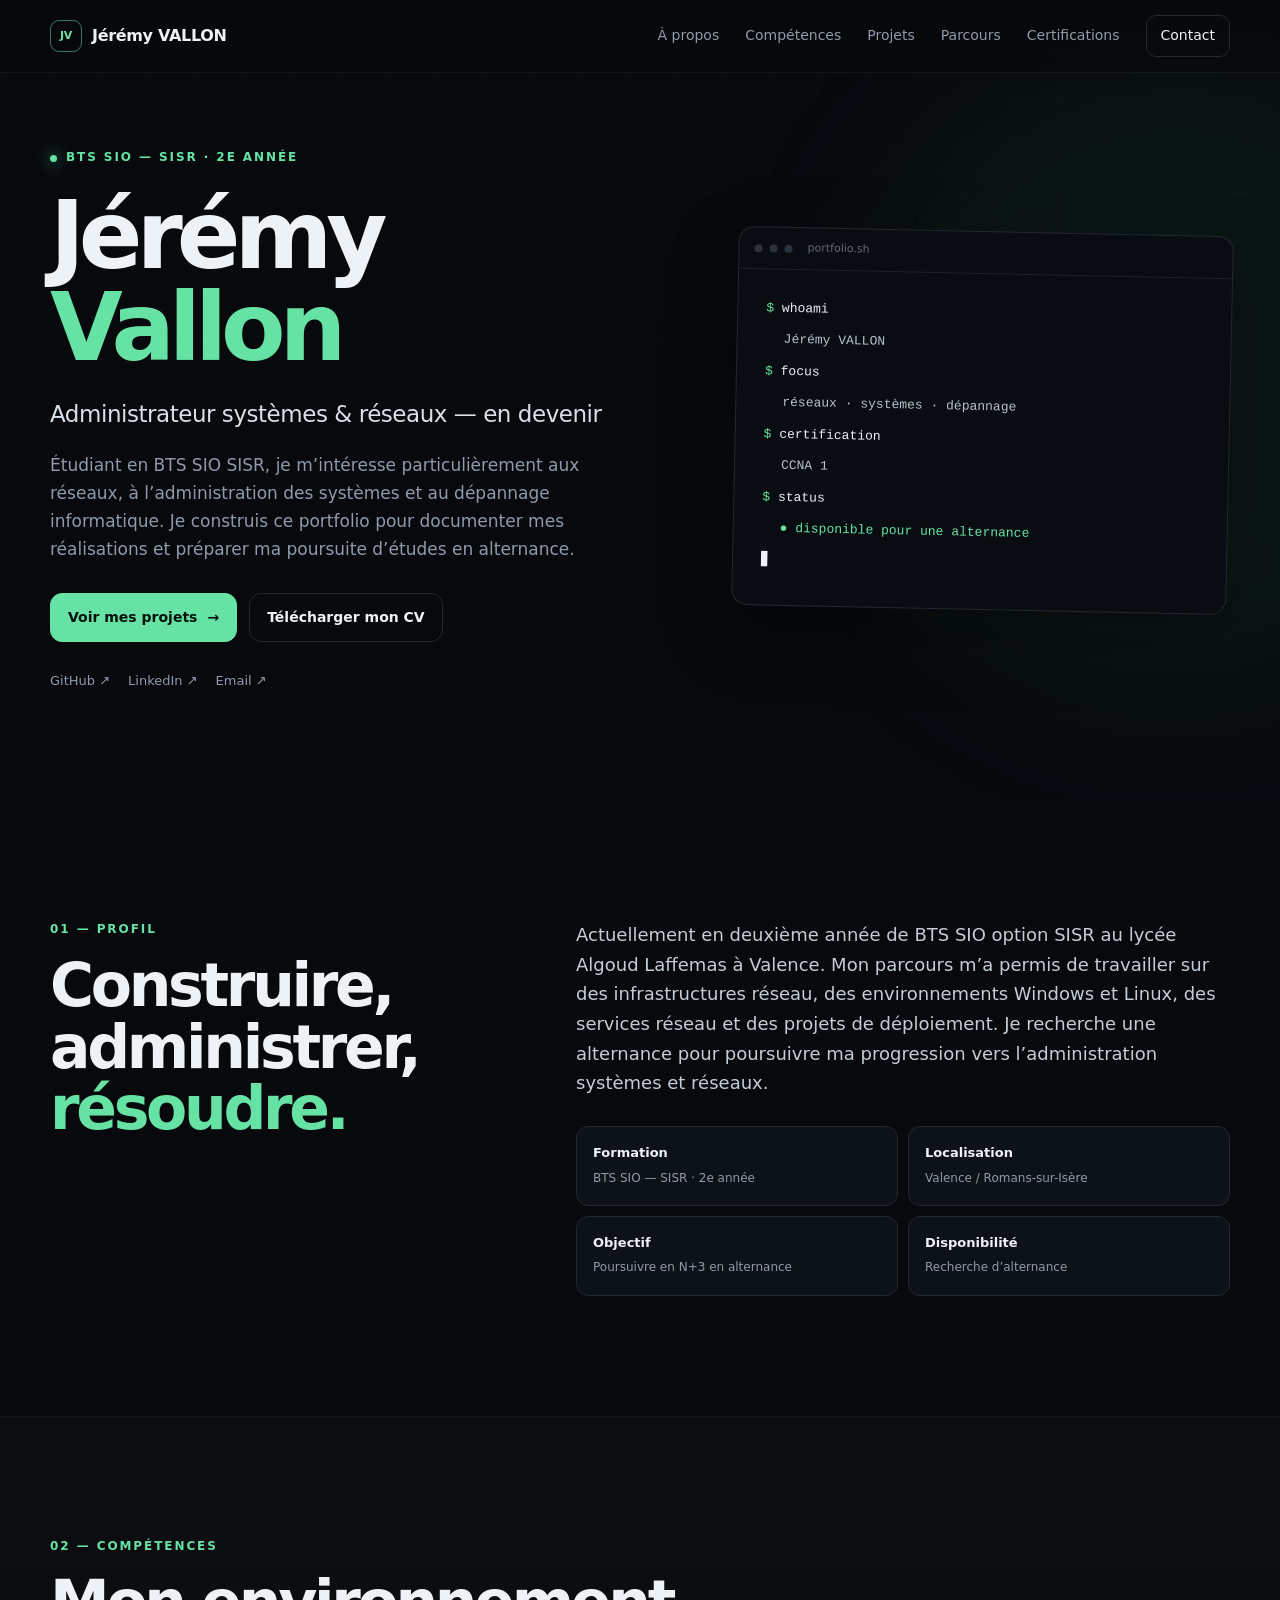
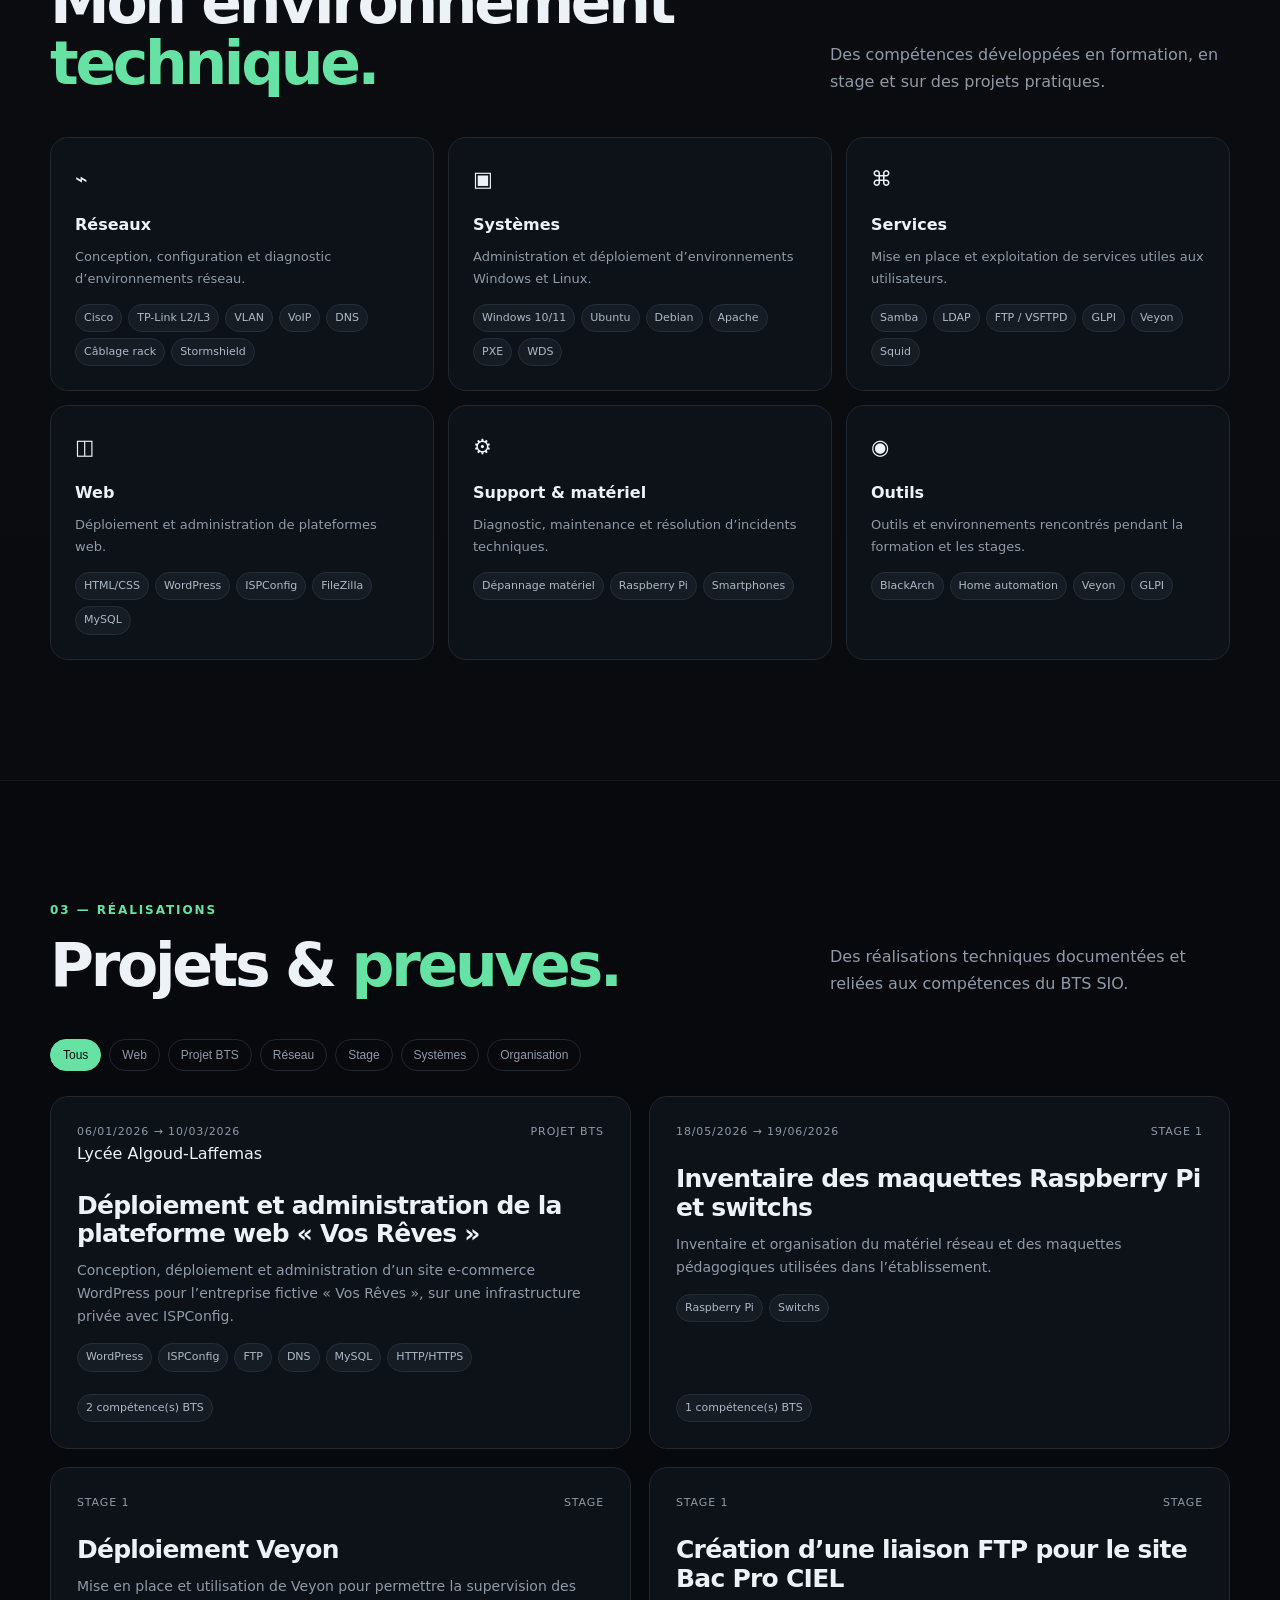
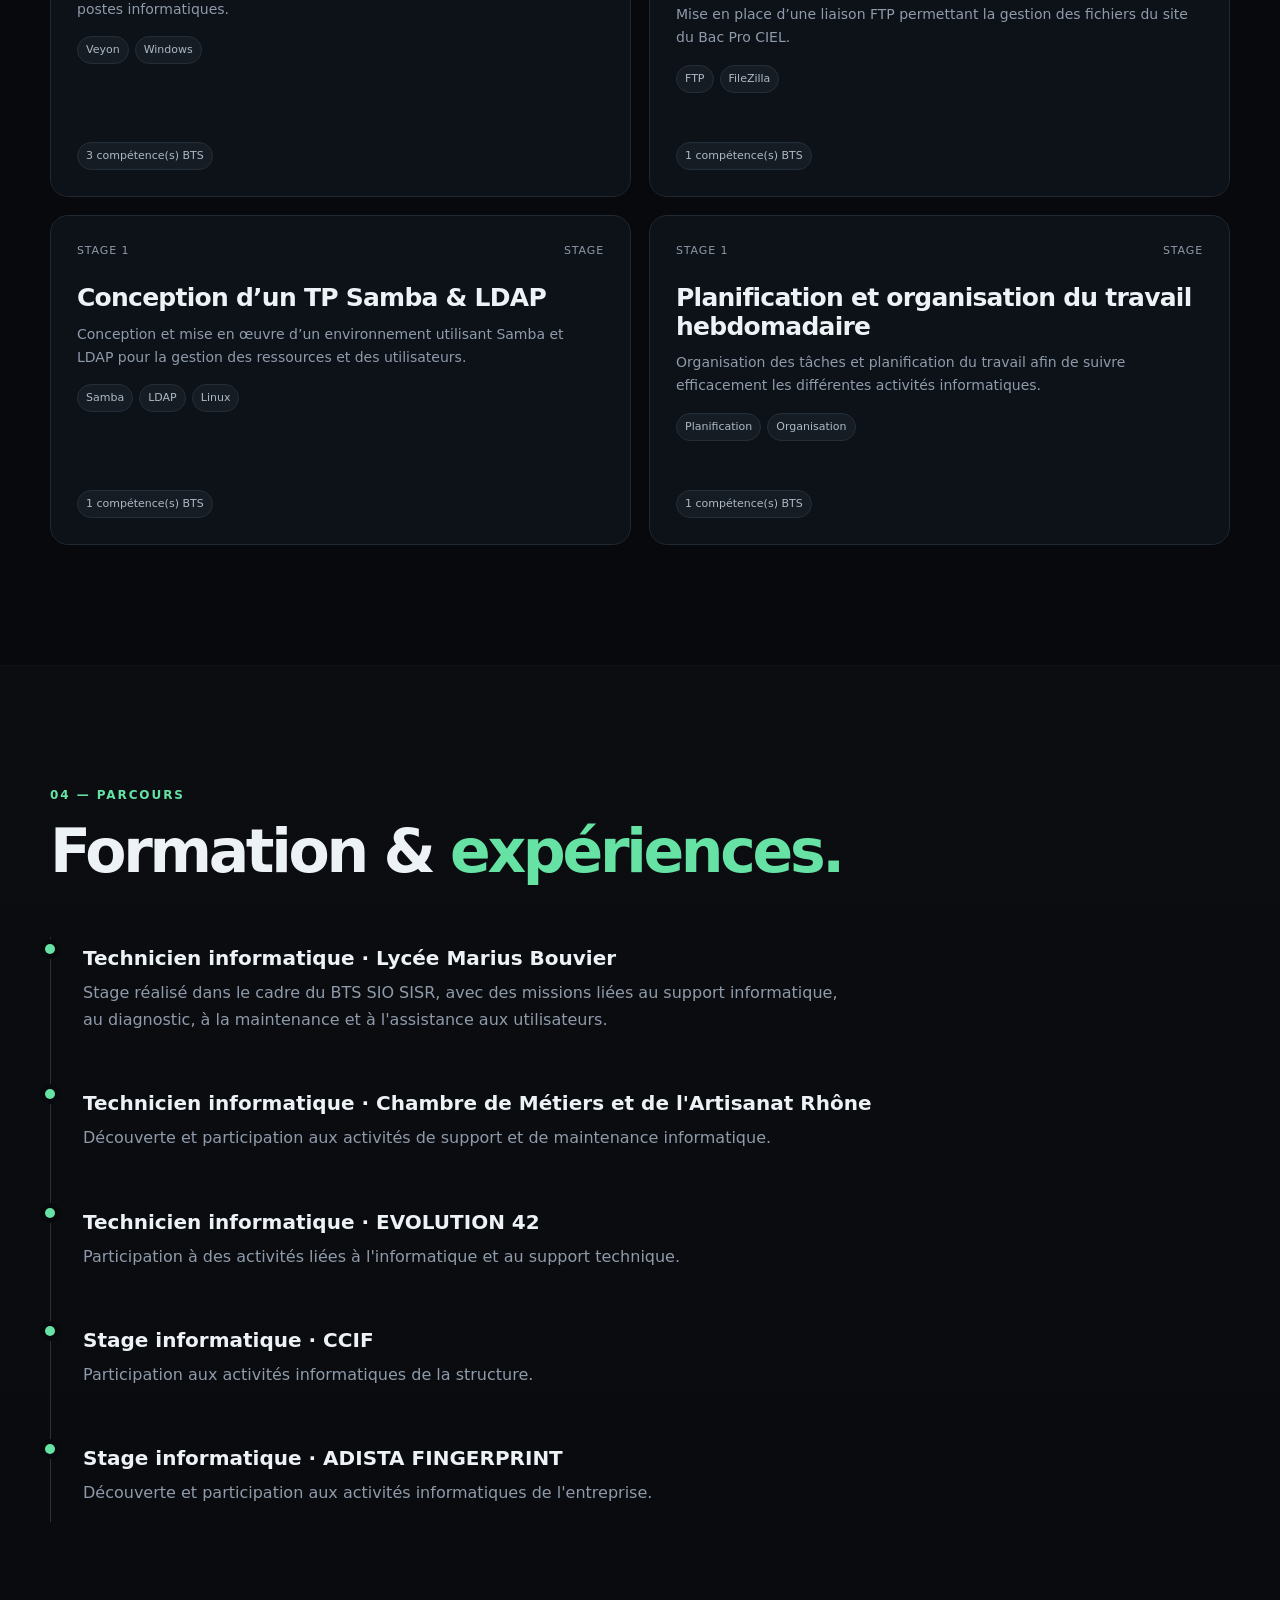
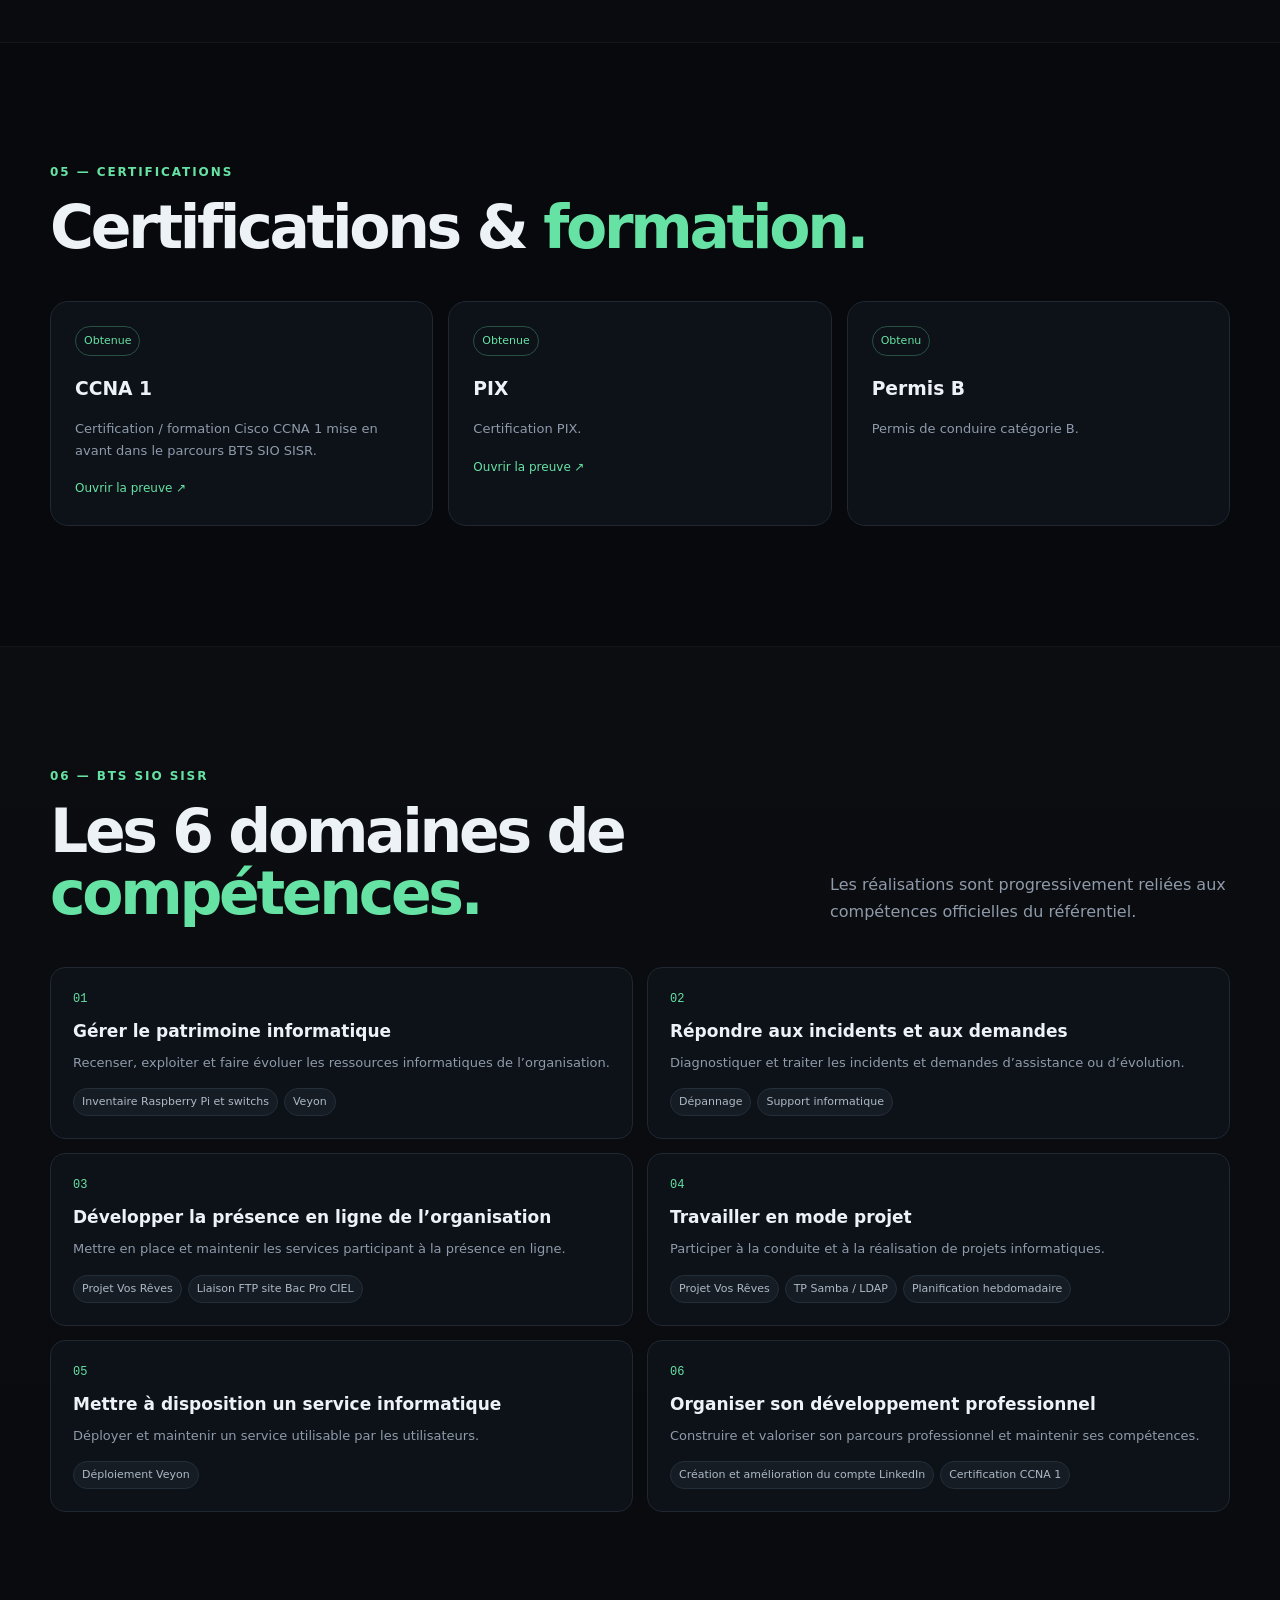
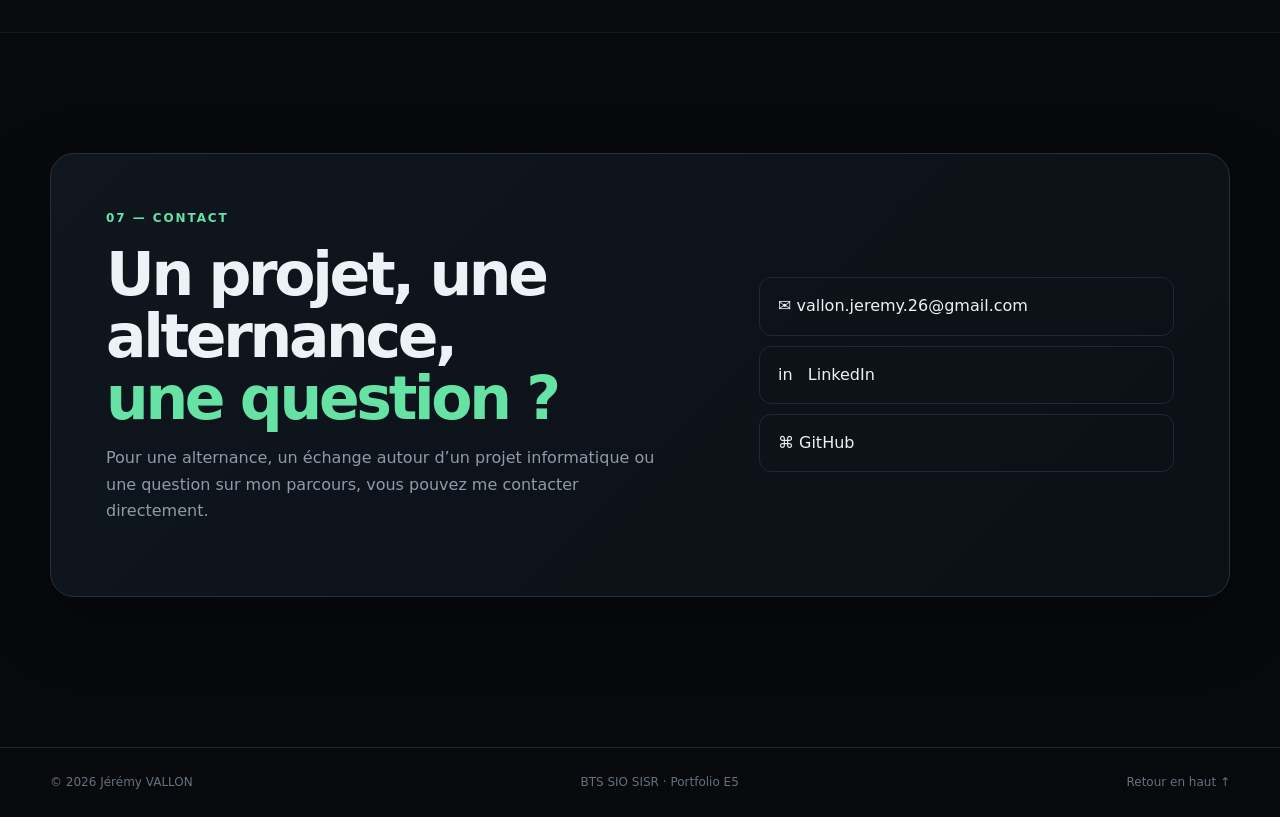
<file: index.html>
<!doctype html>
<html lang="fr">
<head>
  <meta charset="utf-8">
  <meta name="viewport" content="width=device-width, initial-scale=1">
  <meta name="description" content="Portfolio BTS SIO SISR de Jérémy VALLON — administration systèmes, réseaux et support informatique.">
  <title>Jérémy VALLON — Portfolio BTS SIO SISR</title>
  <link rel="icon" href="assets/images/favicon.svg">
  <link rel="stylesheet" href="assets/css/style.css">
</head>
<body>
  <div class="progress"></div>

  <header class="site-header">
    <nav class="nav container">
      <a class="brand" href="#accueil" aria-label="Accueil">
        <span class="brand-mark">JV</span>
        <span>Jérémy VALLON</span>
      </a>
      <button class="nav-toggle" aria-label="Ouvrir le menu" aria-expanded="false">☰</button>
      <div class="nav-links">
        <a href="#a-propos">À propos</a>
        <a href="#competences">Compétences</a>
        <a href="#projets">Projets</a>
        <a href="#parcours">Parcours</a>
        <a href="#certifications">Certifications</a>
        <a href="#contact" class="nav-cta">Contact</a>
      </div>
    </nav>
  </header>

  <main>
    <section id="accueil" class="hero">
      <div class="hero-grid container">
        <div class="hero-copy reveal">
          <div class="eyebrow"><span class="status-dot"></span> BTS SIO — SISR · 2e année</div>
          <h1 id="hero-title">Jérémy <span>VALLON</span></h1>
          <p class="hero-role" id="hero-role">Administrateur systèmes & réseaux — en devenir</p>
          <p class="hero-description" id="hero-description"></p>
          <div class="hero-actions">
            <a href="#projets" class="btn btn-primary">Voir mes projets <span>→</span></a>
            <a id="hero-cv" href="#" class="btn btn-ghost" target="_blank" rel="noopener">Télécharger mon CV</a>
          </div>
          <div class="hero-links" id="hero-links"></div>
        </div>
        <div class="hero-card reveal">
          <div class="terminal">
            <div class="terminal-top"><span></span><span></span><span></span><b>portfolio.sh</b></div>
            <div class="terminal-body">
              <p><span class="prompt">$</span> whoami</p>
              <p class="terminal-output">Jérémy VALLON</p>
              <p><span class="prompt">$</span> focus</p>
              <p class="terminal-output">réseaux · systèmes · dépannage</p>
              <p><span class="prompt">$</span> certification</p>
              <p class="terminal-output">CCNA 1</p>
              <p><span class="prompt">$</span> status</p>
              <p class="terminal-output online">● disponible pour une alternance</p>
              <span class="cursor">▋</span>
            </div>
          </div>
        </div>
      </div>
      <div class="hero-glow"></div>
    </section>

    <section id="a-propos" class="section">
      <div class="container two-col">
        <div>
          <div class="section-label">01 — Profil</div>
          <h2>Construire, administrer,<br><span>résoudre.</span></h2>
        </div>
        <div class="about-copy">
          <p id="about-text"></p>
          <div class="facts" id="profile-facts"></div>
        </div>
      </div>
    </section>

    <section id="competences" class="section section-alt">
      <div class="container">
        <div class="section-head">
          <div>
            <div class="section-label">02 — Compétences</div>
            <h2>Mon environnement<br><span>technique.</span></h2>
          </div>
          <p>Des compétences développées en formation, en stage et sur des projets pratiques.</p>
        </div>
        <div class="skills-grid" id="skills-grid"></div>
      </div>
    </section>

    <section id="projets" class="section">
      <div class="container">
        <div class="section-head">
          <div>
            <div class="section-label">03 — Réalisations</div>
            <h2>Projets & <span>preuves.</span></h2>
          </div>
          <p>Des réalisations techniques documentées et reliées aux compétences du BTS SIO.</p>
        </div>
        <div class="filter-bar" id="project-filters"></div>
        <div class="projects-grid" id="projects-grid"></div>
      </div>
    </section>

    <section id="parcours" class="section section-alt">
      <div class="container">
        <div class="section-label">04 — Parcours</div>
        <h2>Formation & <span>expériences.</span></h2>
        <div class="timeline" id="timeline"></div>
      </div>
    </section>

    <section id="certifications" class="section">
      <div class="container">
        <div class="section-head">
          <div>
            <div class="section-label">05 — Certifications</div>
            <h2>Certifications & <span>formation.</span></h2>
          </div>
        </div>
        <div class="cert-grid" id="certifications-grid"></div>
      </div>
    </section>

    <section id="bts" class="section section-alt">
      <div class="container">
        <div class="section-label">06 — BTS SIO SISR</div>
        <div class="section-head">
          <div><h2>Les 6 domaines de <span>compétences.</span></h2></div>
          <p>Les réalisations sont progressivement reliées aux compétences officielles du référentiel.</p>
        </div>
        <div class="competency-grid" id="competency-grid"></div>
      </div>
    </section>

    <section id="contact" class="section contact-section">
      <div class="container contact-card">
        <div>
          <div class="section-label">07 — Contact</div>
          <h2>Un projet, une alternance,<br><span>une question ?</span></h2>
          <p id="contact-text"></p>
        </div>
        <div class="contact-actions" id="contact-actions"></div>
      </div>
    </section>
  </main>

  <footer>
    <div class="container footer-inner">
      <span>© <span id="year"></span> Jérémy VALLON</span>
      <span>BTS SIO SISR · Portfolio E5</span>
      <a href="#accueil">Retour en haut ↑</a>
    </div>
  </footer>

  <script src="assets/js/app.js"></script>
</body>
</html>
</file>
<file: assets/css/style.css>
:root{
  --bg:#07090d; --surface:#0d1118; --surface-2:#111720; --line:#202832;
  --text:#edf2f7; --muted:#8f9baa; --accent:#66e3a4; --accent-2:#5ab0ff;
  --max:1180px; --radius:18px; --shadow:0 24px 70px rgba(0,0,0,.28);
}
*{box-sizing:border-box}
html{scroll-behavior:smooth}
body{margin:0;background:var(--bg);color:var(--text);font-family:Inter,ui-sans-serif,system-ui,-apple-system,BlinkMacSystemFont,"Segoe UI",sans-serif;line-height:1.65}
body:before{content:"";position:fixed;inset:0;pointer-events:none;background-image:linear-gradient(rgba(255,255,255,.018) 1px,transparent 1px),linear-gradient(90deg,rgba(255,255,255,.018) 1px,transparent 1px);background-size:48px 48px;mask-image:linear-gradient(to bottom,black,transparent 85%);z-index:-2}
a{color:inherit;text-decoration:none}
.container{width:min(calc(100% - 48px),var(--max));margin:auto}
.site-header{position:fixed;top:0;left:0;right:0;z-index:20;background:rgba(7,9,13,.72);backdrop-filter:blur(18px);border-bottom:1px solid rgba(255,255,255,.05)}
.nav{height:72px;display:flex;align-items:center;justify-content:space-between}
.brand{display:flex;align-items:center;gap:10px;font-weight:700;letter-spacing:-.02em}
.brand-mark{display:grid;place-items:center;width:32px;height:32px;border:1px solid rgba(102,227,164,.5);border-radius:9px;color:var(--accent);font-size:11px}
.nav-links{display:flex;align-items:center;gap:26px;font-size:14px;color:var(--muted)}
.nav-links a:hover{color:var(--text)}
.nav-cta{border:1px solid var(--line);padding:8px 14px;border-radius:10px;color:var(--text)!important}
.nav-toggle{display:none;background:none;border:0;color:var(--text);font-size:24px}
.hero{min-height:800px;display:flex;align-items:center;position:relative;overflow:hidden;padding:120px 0 80px}
.hero-grid{display:grid;grid-template-columns:1.1fr .9fr;gap:80px;align-items:center;position:relative;z-index:1}
.eyebrow,.section-label{font-size:12px;text-transform:uppercase;letter-spacing:.16em;color:var(--accent);font-weight:700}
.eyebrow{display:flex;align-items:center;gap:9px;margin-bottom:22px}
.status-dot{width:7px;height:7px;background:var(--accent);border-radius:50%;box-shadow:0 0 16px var(--accent)}
h1{font-size:clamp(54px,8vw,94px);line-height:.98;letter-spacing:-.065em;margin:0 0 22px}
h1 span,h2 span{color:var(--accent)}
.hero-role{font-size:23px;color:#d8e0e8;margin:0 0 14px;letter-spacing:-.02em}
.hero-description{max-width:680px;color:var(--muted);font-size:17px}
.hero-actions{display:flex;gap:12px;flex-wrap:wrap;margin-top:30px}
.btn{display:inline-flex;align-items:center;gap:10px;border-radius:12px;padding:12px 17px;font-weight:700;font-size:14px;border:1px solid var(--line);transition:.2s}
.btn-primary{background:var(--accent);color:#07110b;border-color:var(--accent)}
.btn-primary:hover{transform:translateY(-2px);box-shadow:0 12px 30px rgba(102,227,164,.16)}
.btn-ghost:hover{border-color:#3c4855;background:var(--surface)}
.hero-links{display:flex;gap:18px;margin-top:28px;font-size:13px;color:var(--muted)}
.hero-links a:hover{color:var(--accent)}
.terminal{background:#090c11;border:1px solid #202831;border-radius:16px;box-shadow:var(--shadow);overflow:hidden;transform:rotate(1.2deg)}
.terminal-top{height:42px;display:flex;align-items:center;gap:7px;padding:0 15px;border-bottom:1px solid #1b222b;color:#5f6b78;font-size:11px}
.terminal-top span{width:8px;height:8px;border-radius:50%;background:#2a323c}.terminal-top b{margin-left:8px;font-weight:500}
.terminal-body{padding:28px 28px 34px;font-family:"SFMono-Regular",Consolas,monospace;font-size:13px;min-height:330px}
.terminal-body p{margin:0 0 10px}.prompt{color:var(--accent)}.terminal-output{color:#b6c2cf;padding-left:18px}.online{color:var(--accent)}.cursor{animation:blink 1s infinite}
@keyframes blink{50%{opacity:0}}
.hero-glow{position:absolute;width:650px;height:650px;border-radius:50%;background:rgba(102,227,164,.055);filter:blur(80px);right:-220px;top:50px}
.section{padding:120px 0}
.section-alt{background:linear-gradient(180deg,rgba(255,255,255,.018),rgba(255,255,255,.01));border-top:1px solid rgba(255,255,255,.035);border-bottom:1px solid rgba(255,255,255,.035)}
.two-col{display:grid;grid-template-columns:.8fr 1.2fr;gap:90px}
h2{font-size:clamp(38px,5vw,60px);line-height:1.03;letter-spacing:-.055em;margin:15px 0 0}
.about-copy>p{font-size:18px;color:#c4cdd6;margin-top:0}.facts{display:grid;grid-template-columns:repeat(2,1fr);gap:10px;margin-top:28px}.fact{padding:15px 16px;background:var(--surface);border:1px solid var(--line);border-radius:12px}.fact b{display:block;font-size:13px}.fact span{font-size:12px;color:var(--muted)}
.section-head{display:flex;justify-content:space-between;align-items:end;gap:50px;margin-bottom:42px}.section-head>p{max-width:400px;color:var(--muted);margin:0}
.skills-grid{display:grid;grid-template-columns:repeat(3,1fr);gap:14px}.skill-card{padding:24px;background:var(--surface);border:1px solid var(--line);border-radius:var(--radius);transition:.2s}.skill-card:hover,.project-card:hover{transform:translateY(-4px);border-color:#34404c}.skill-icon{font-size:21px;margin-bottom:15px}.skill-card h3{margin:0 0 8px;font-size:16px}.skill-card p{margin:0;color:var(--muted);font-size:13px}.skill-tags,.tags{display:flex;flex-wrap:wrap;gap:6px;margin-top:15px}.tag{font-size:11px;color:#aeb9c5;background:#151c24;border:1px solid #242e39;border-radius:999px;padding:4px 8px}
.filter-bar{display:flex;gap:8px;flex-wrap:wrap;margin-bottom:25px}.filter{background:transparent;color:var(--muted);border:1px solid var(--line);padding:8px 12px;border-radius:999px;font-size:12px;cursor:pointer}.filter.active,.filter:hover{color:var(--bg);background:var(--accent);border-color:var(--accent)}
.projects-grid{display:grid;grid-template-columns:repeat(2,1fr);gap:18px}.project-card{display:flex;flex-direction:column;min-height:330px;padding:26px;background:var(--surface);border:1px solid var(--line);border-radius:var(--radius);transition:.2s}.project-top{display:flex;justify-content:space-between;gap:15px;color:var(--muted);font-size:11px;text-transform:uppercase;letter-spacing:.08em}.project-card h3{font-size:25px;line-height:1.15;letter-spacing:-.03em;margin:24px 0 10px}.project-card p{color:var(--muted);font-size:14px;margin:0}.project-bottom{margin-top:auto;padding-top:22px;display:flex;justify-content:space-between;gap:15px;align-items:end}.project-link{color:var(--accent);font-size:13px;font-weight:700}
.timeline{margin-top:55px;border-left:1px solid #29323c;padding-left:32px;display:grid;gap:34px}.timeline-item{position:relative}.timeline-item:before{content:"";position:absolute;left:-38px;top:7px;width:10px;height:10px;border-radius:50%;background:var(--accent);box-shadow:0 0 0 5px var(--bg)}.timeline-date{font-size:11px;color:var(--accent);text-transform:uppercase;letter-spacing:.12em}.timeline h3{margin:5px 0;font-size:20px}.timeline p{margin:0;color:var(--muted);max-width:760px}
.cert-grid{display:grid;grid-template-columns:repeat(3,1fr);gap:15px}.cert-card{padding:24px;border:1px solid var(--line);background:var(--surface);border-radius:var(--radius)}.cert-badge{font-size:11px;color:var(--accent);border:1px solid rgba(102,227,164,.3);display:inline-block;padding:5px 8px;border-radius:999px}.cert-card h3{margin:18px 0 5px}.cert-card p{color:var(--muted);font-size:13px}.cert-card a{font-size:12px;color:var(--accent)}
.competency-grid{display:grid;grid-template-columns:repeat(2,1fr);gap:14px}.competency{padding:22px;border:1px solid var(--line);background:var(--surface);border-radius:15px}.competency-num{color:var(--accent);font-family:monospace;font-size:12px}.competency h3{margin:7px 0;font-size:17px}.competency p{margin:0;color:var(--muted);font-size:13px}
.contact-section{padding-bottom:150px}.contact-card{display:grid;grid-template-columns:1fr .7fr;gap:60px;border:1px solid #26313b;background:linear-gradient(135deg,#10161e,#0b1016);padding:55px;border-radius:24px;box-shadow:var(--shadow)}.contact-card p{color:var(--muted);max-width:580px}.contact-actions{display:flex;flex-direction:column;justify-content:center;gap:10px}.contact-actions a{padding:15px 18px;border:1px solid var(--line);border-radius:12px}.contact-actions a:hover{border-color:#3b4957;background:#121922}
footer{border-top:1px solid var(--line);padding:25px 0;color:#65717e;font-size:12px}.footer-inner{display:flex;justify-content:space-between;gap:20px}.footer-inner a:hover{color:var(--text)}
.progress{position:fixed;z-index:50;top:0;left:0;height:2px;background:var(--accent);width:0}
.reveal{opacity:0;transform:translateY(16px);transition:.7s ease}.reveal.visible{opacity:1;transform:none}
@media(max-width:850px){
  .container{width:min(calc(100% - 30px),var(--max))}.nav-links{display:none;position:absolute;top:72px;left:0;right:0;padding:15px;background:#080b10;border-bottom:1px solid var(--line);flex-direction:column;align-items:stretch}.nav-links.open{display:flex}.nav-toggle{display:block}.hero{min-height:auto;padding:140px 0 80px}.hero-grid,.two-col,.contact-card{grid-template-columns:1fr;gap:45px}.hero-card{max-width:650px}.skills-grid,.cert-grid{grid-template-columns:1fr 1fr}.section{padding:85px 0}.section-head{display:block}.section-head>p{margin-top:18px}.contact-card{padding:32px}.footer-inner{flex-direction:column}
}
@media(max-width:560px){
  h1{font-size:56px}.hero-role{font-size:19px}.projects-grid,.skills-grid,.cert-grid,.competency-grid{grid-template-columns:1fr}.facts{grid-template-columns:1fr}.section{padding:70px 0}.terminal-body{padding:22px}.footer-inner{gap:7px}
}
</file>
